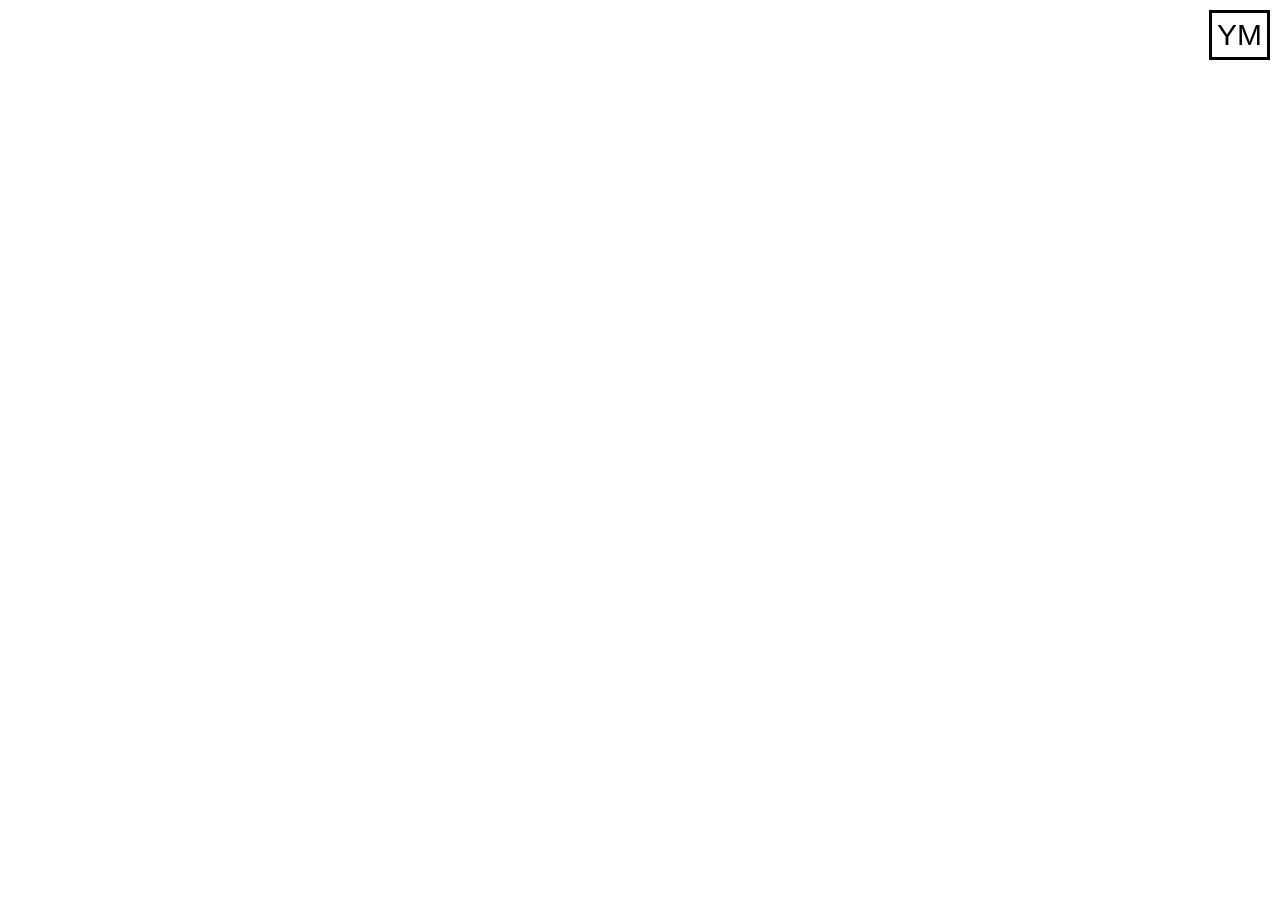
<file: js pages/index.html>
<!DOCTYPE html>
<html lang="en">
  <head>
    <meta charset="UTF-8" />
    <meta http-equiv="X-UA-Compatible" content="IE=edge" />
    <meta name="viewport" content="width=device-width, initial-scale=1.0" />
    <title>Document</title>
    <link rel="preconnect" href="https://fonts.gstatic.com" />
    <link rel="stylesheet" href="./styles.css" />
  </head>
  <body>
    <nav class="navbar">
      <ul class="navbar-links">
        <div class="main">
          <h1 class="heading">Yamkela Mathontsi</h1>
        </div>
        <div class="bottom-main">
          <p class="main-footer">Made by | ©Yamkela Mathontsi 2021</p>
        </div>
        <li class="navbar-link">
          <a href="./css pages/homeepage.css" class="navbar-anchor">Home</a>
        </li>
        <li class="navbar-link">
          <a href="/aboutpage/about.html" class="navbar-anchor">About</a>
        </li>
        <li class="navbar-link">
          <a href="/servicespage/servicespage.html" class="navbar-anchor"
            >Services</a
          >
        </li>
        <li class="navbar-link">
          <a href="/testimonial/testimonial.html" class="navbar-anchor"
            >Testimonials</a
          >
        </li>
        <li class="navbar-link">
          <a href="/portfolio page/portfolio.html" class="navbar-anchor"
            >Portfolio</a
          >
        </li>
        <li class="navbar-link">
          <a href="/Contact Me/contact me.html" class="navbar-anchor"
            >Contact</a
          >
        </li>
        <!-- footer -->
        <!-- <div class="footer">
          <div><p>© Yamkela Mathontsi 2021 | Made by Yamkela Mathontsi</p></div>
        </div> -->
      </ul>

      <button class="navbar-button" onclick="toggleNavbar()">YM</button>
    </nav>

    <script src="./java.js"></script>
  </body>
</html>
</file>
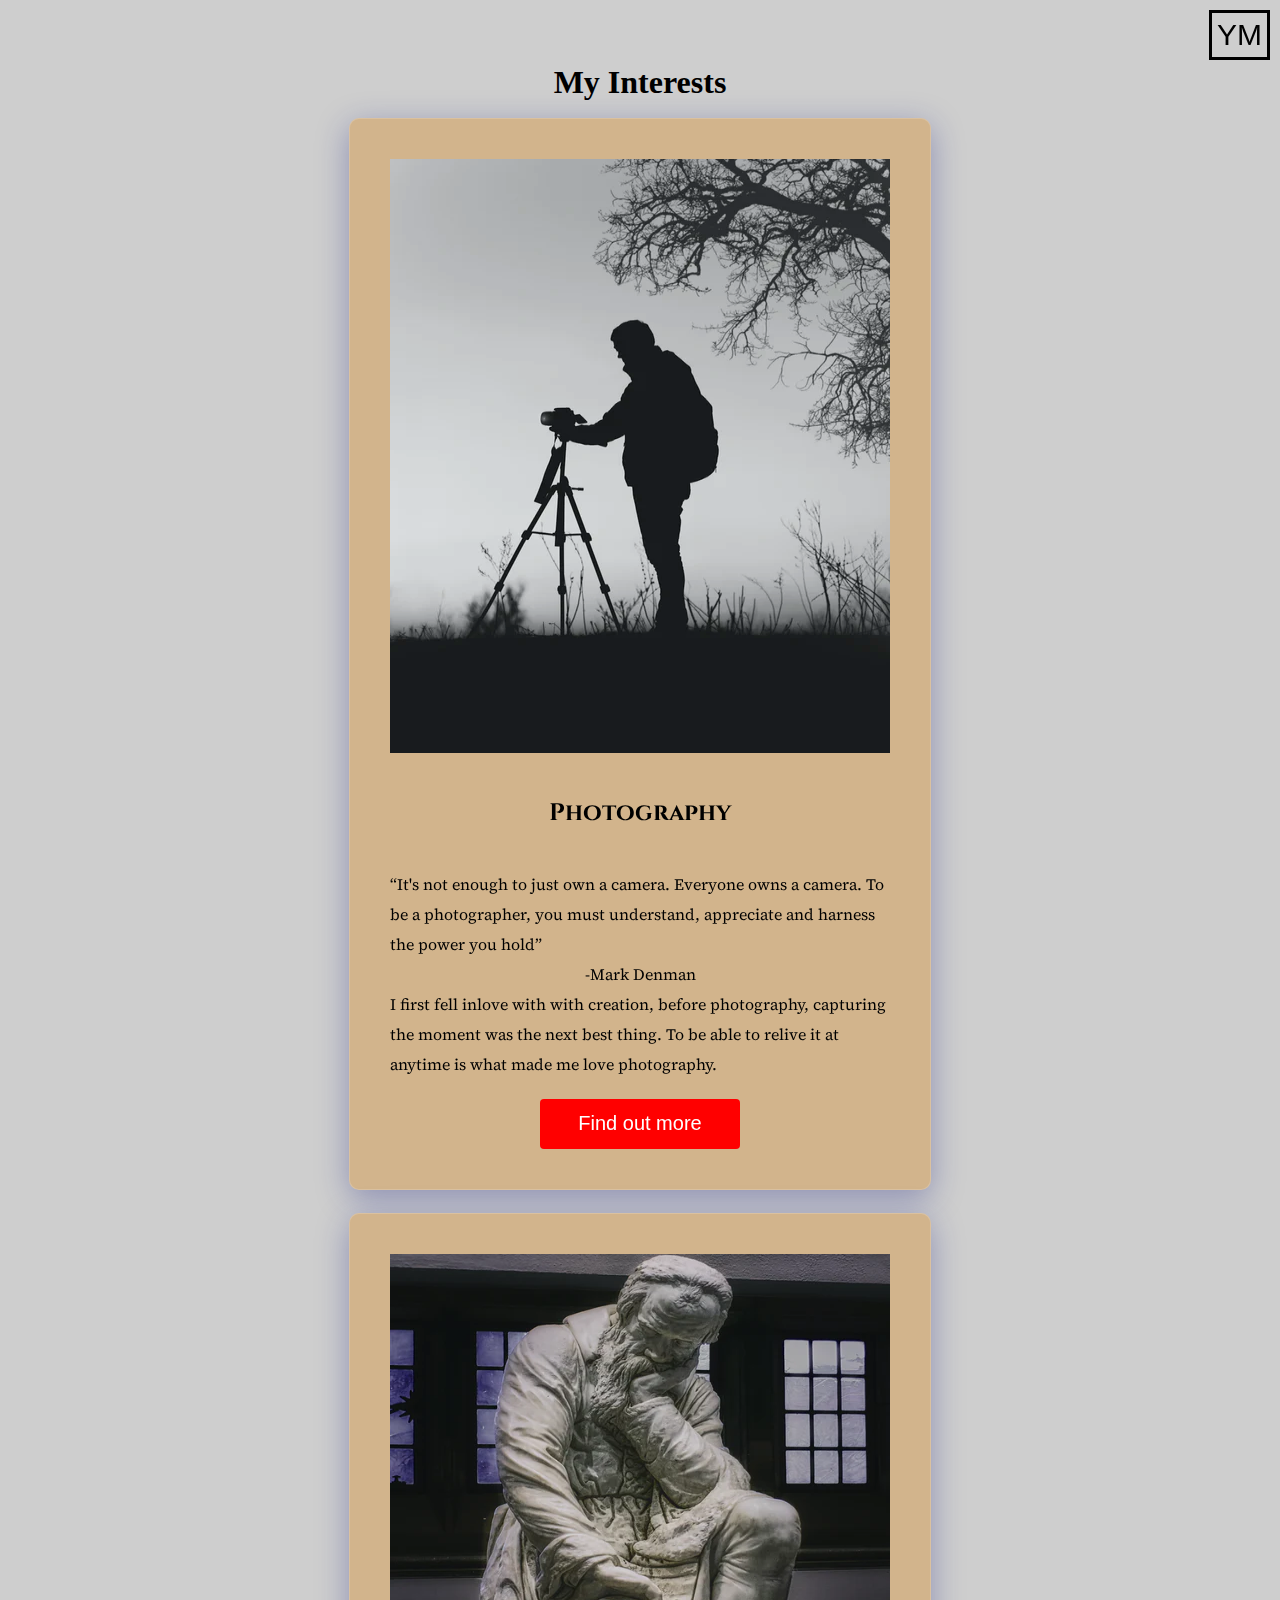
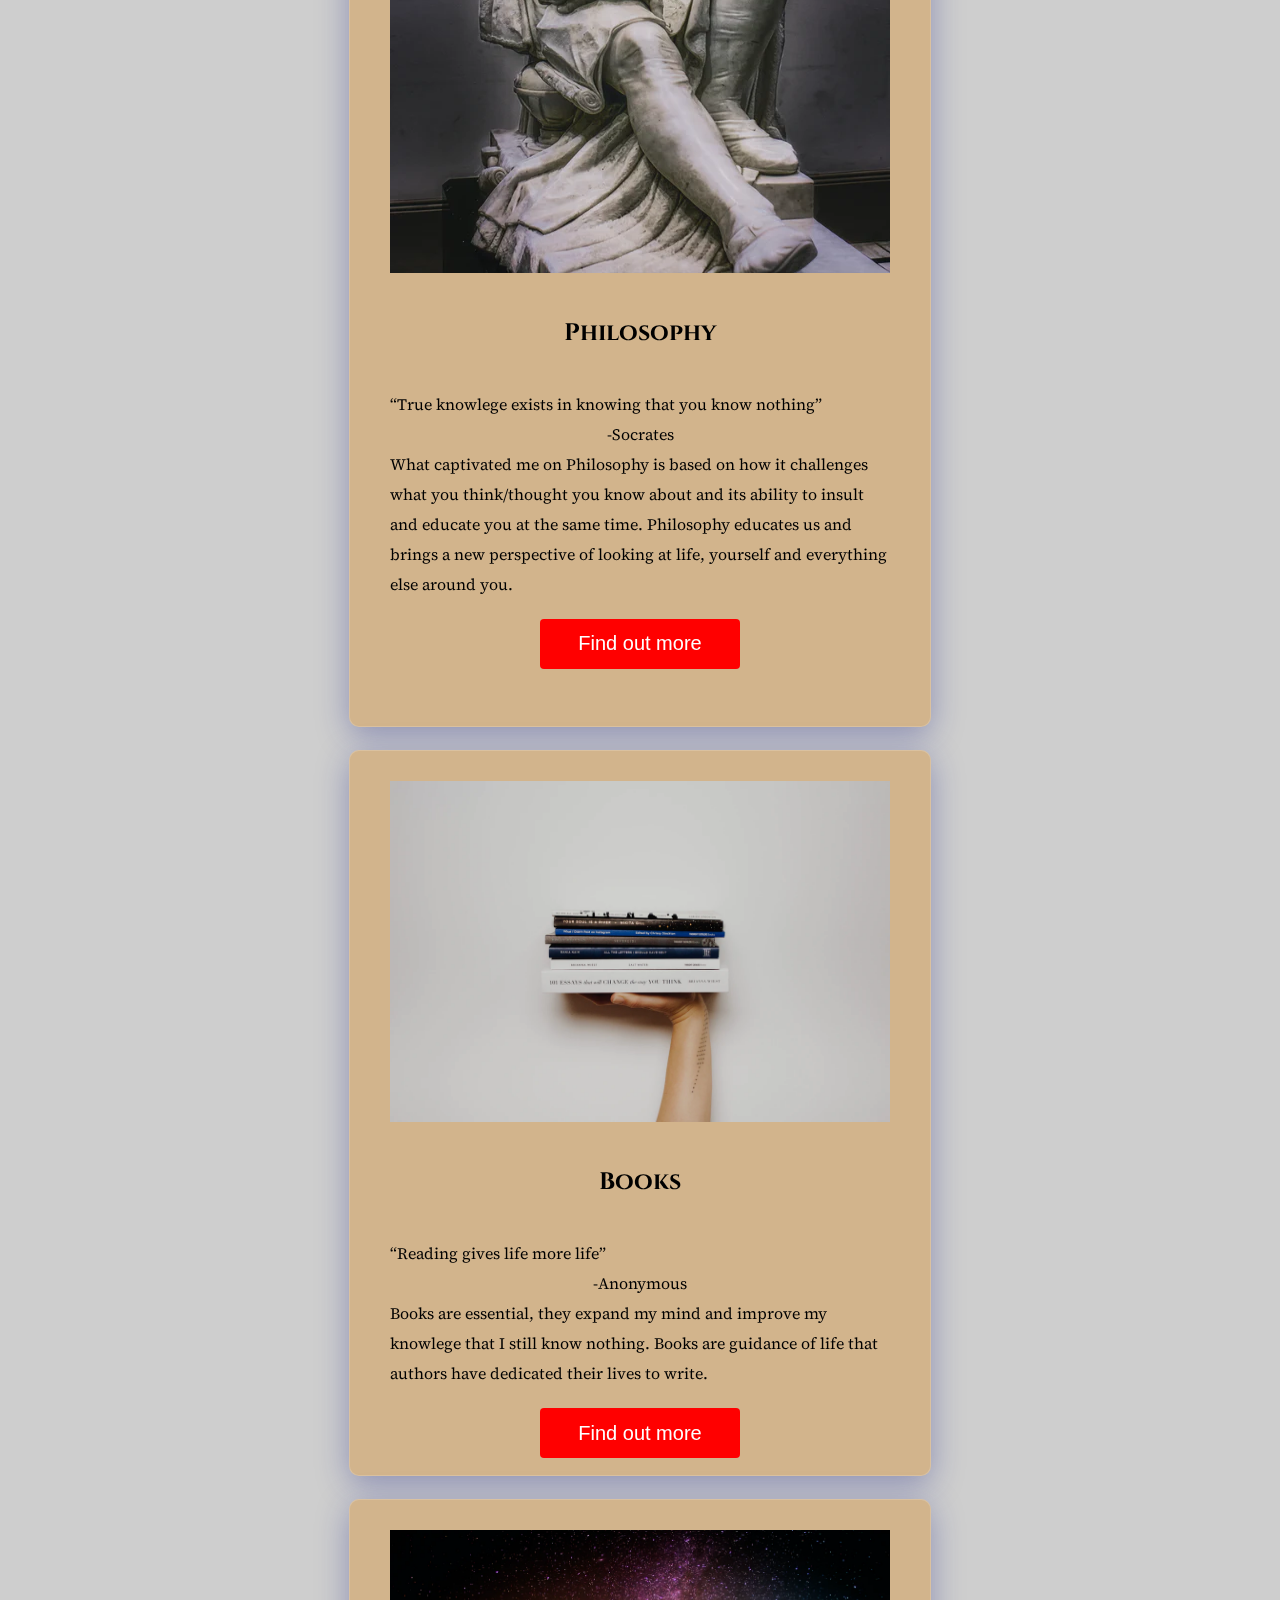
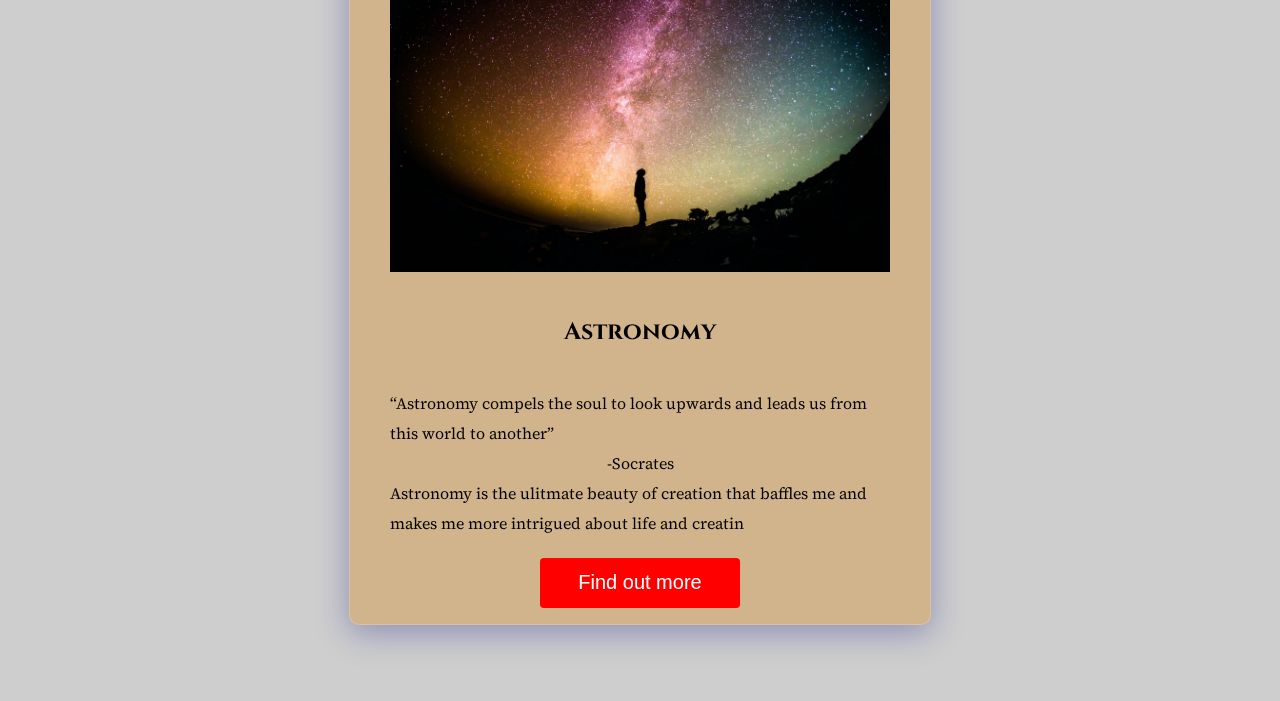
<file: interests.html>
<!-- <div class="abt-menu">
  <a class="about" href="./about.html">About</a>
</div> -->
<!DOCTYPE html>
<html lang="en">
  <head>
    <meta charset="UTF-8" />
    <meta http-equiv="X-UA-Compatible" content="IE=edge" />
    <meta name="viewport" content="width=device-width, initial-scale=1.0" />
    <title>My interests</title>
    <link rel="stylesheet" href="./css pages/styles.css" />
    <link rel="preconnect" href="https://fonts.gstatic.com">
    <link href="https://fonts.googleapis.com/css2?family=Cinzel&family=Source+Serif+Pro&display=swap" rel="stylesheet"> 
  </head>
  <body>
    <nav class="navbar">
      <ul class="navbar-links">
        <div class="main">
          <h1 class="heading">Yamkela Mathontsi</h1>
        </div>
        <div class="bottom-main">
          <p class="main-footer">Made by | ©Yamkela Mathontsi 2021</p>
        </div>
        <li class="navbar-link">
          <a href="./index.html" class="navbar-anchor">Home</a>
        </li>
        <li class="navbar-link">
          <a href="./about.html" class="navbar-anchor">About</a>
        </li>
        <li class="navbar-link">
          <a href="./servicespage.html" class="navbar-anchor"
            >Services</a
          >
        </li>
        <li class="navbar-link">
          <a href="./testimonial.html" class="navbar-anchor"
            >Testimonials</a
          >
        </li>
        <li class="navbar-link">
          <a href="./portfolio.html" class="navbar-anchor"
            >Portfolio</a
          >
        </li>
        <li class="navbar-link">
          <a href="./contact me.html" class="navbar-anchor"
            >Contact</a
          >
        </li>
        <!-- footer -->
        <!-- <div class="footer">
          <div><p>© Yamkela Mathontsi 2021 | Made by Yamkela Mathontsi</p></div>
        </div> -->
      </ul>

      <button class="navbar-button" onclick="toggleNavbar()">YM</button>
    </nav>
    <div>
      <h1 class="card-container-heading">My Interests</h1>
    </div>
    <!-- CARD CONTAINER HERE -->
    <div class="card-container">   

      <div class="cards">
        <img src="./images/interestspage/photograph2.webp" alt="" />
   
        <div class="card details">
          <h2 class="card-heading">Photography</h2>
          <div class="text">
          <q class="quo">It's not enough to just own a camera. Everyone owns a camera. To be a photographer, you must understand, appreciate and harness the power you hold</q>
          <p class="aut">-Mark Denman</p>
        <p class="exp">I first fell inlove with with creation, before photography, capturing the moment was the next best thing. To be able to relive it at anytime is what made me love photography.</p>
      </div>
    
       <div class="button">
        <a
          href=""
          target="_blank"
          class="card-button"
          >Find out more</a
        >
      </div>
      </div>
      </div>
  

      <div class="cards">
       
        <img
          class="phil"
          src="./images/interestspage/phil.webp"
          alt=""
        />
    
        <div class="card details">
          <h2 class="card-heading">Philosophy</h2>
          <div class="text">
          <q class="quo">True knowlege exists in knowing that you know nothing</q>
          <p class="aut">-Socrates</p>
          <p class="exp">What captivated me on Philosophy is based on how it challenges what you think/thought you know about and its ability to insult and educate you at the same time. Philosophy educates us and brings a new perspective of looking at life, yourself and everything else around you. </p>
        </div>
        <div class="button">

    <a
      href="https://philosophy.fsu.edu/"
      target="_blank"
      class="card-button"
      >Find out more</a
    >
    </div>
          </div>
        </div>


        <div class="cards-1">
          <img src="./images/interestspage/newbook.webp" alt="" />
     
          <div class="card details">
            <h2 class="card-heading">Books</h2>
            <div class="text">
            <q class="quo">Reading gives life more life</q>
            <p class="aut">-Anonymous</p>
          <p>Books are essential, they expand my mind and improve my knowlege that I still know nothing. Books are guidance of life that authors have dedicated their lives to write.</p>
        </div>
      
         <div class="button">
          <a
            href="https://bookauthority.org/"
            target="_blank"
            class="card-button"
            >Find out more</a
          >
        </div>
        </div>
        </div>
    
  
        <div class="cards-1">
         
          <img
            class="phil"
            src="./images/interestspage/astro.webp"
            alt=""
          />
      
          <div class="card details">
            <h2 class="card-heading">Astronomy</h2>
            <div class="text">
            <q class="quo">Astronomy compels the soul to look upwards and leads us from this world to another</q>
            <p class="aut">-Socrates</p>
            <p>Astronomy is the ulitmate beauty of creation that baffles me and makes me more intrigued about life and creatin</p>
          </div>
          <div class="button">

      <a
        href="https://www.nasa.gov/"
        target="_blank"
        class="card-button"
        >Find out more</a
      >
      </div>
            </div>
          </div>
            <!-- <div class="ft">
            <div class="main-footer">
              <section class="footer">
                      <footer>
                 <div class="copyrights">
                 <p>© Yamkela Mathontsi 2021 | Made by Yamkela Mathontsi </p></div>
            
               
            
                    <div class="git">
                    <a href="https://github.com/YamkelaMathontsi" target="_blank">
                     <i class="fab fa-github"></i>
                        </div>
            
                  <div class="insta">
                    <a href="https://www.instagram.com/yamkelamathontsi/" target="_blank">
                    <i class="fab fa-instagram"></i>
                  </div>
            
                  <div class="ld">
                    <a href="https://www.linkedin.com/in/yamkela-mathontsi-/" target="_blank">
                    <i class="fab fa-linkedin"></i>
                  </div>
            
                <div class="cp">
                  <a href="https://codepen.io/yamkelamathontsi" target="_blank">
                <i class="fab fa-codepen"></i>
                </div>
               </footer>
              </section>
              </div>         -->
    
    <script src="./js pages/java.js"></script>
  </body>
</html>
</file>
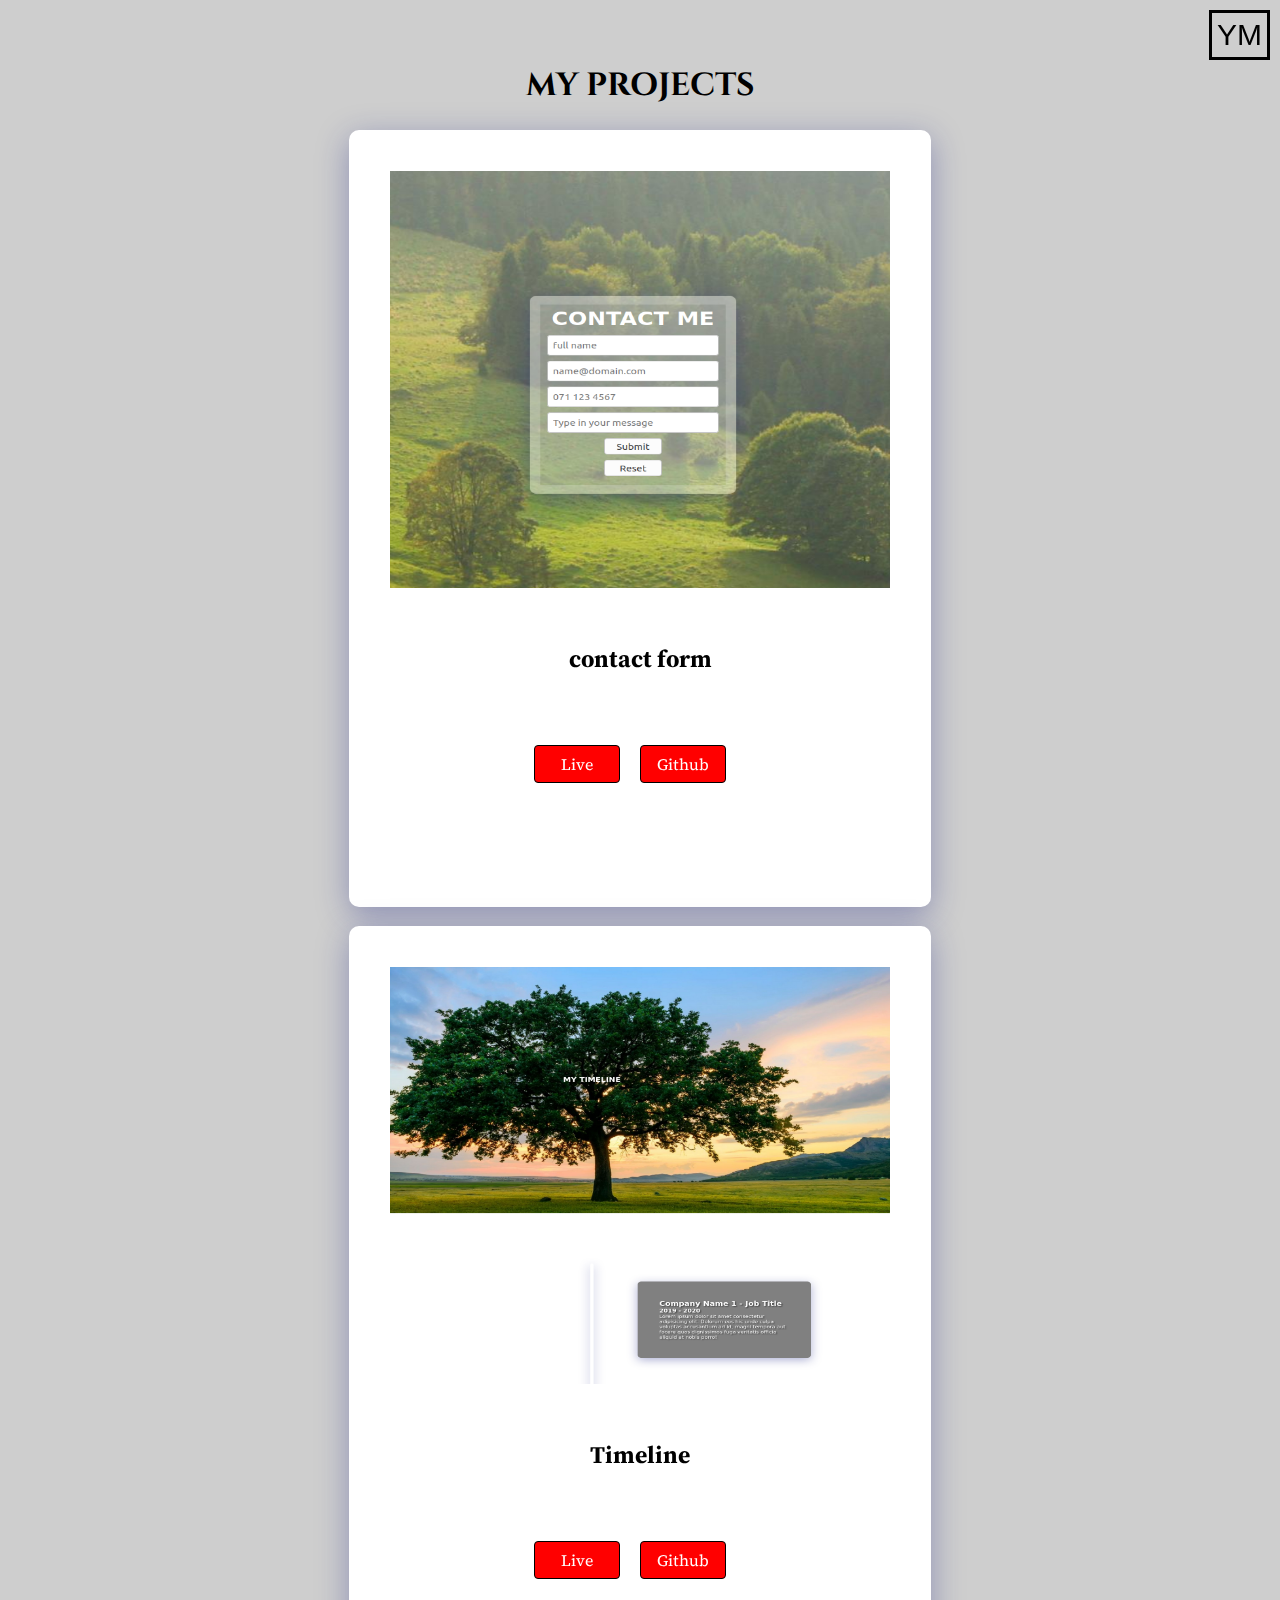
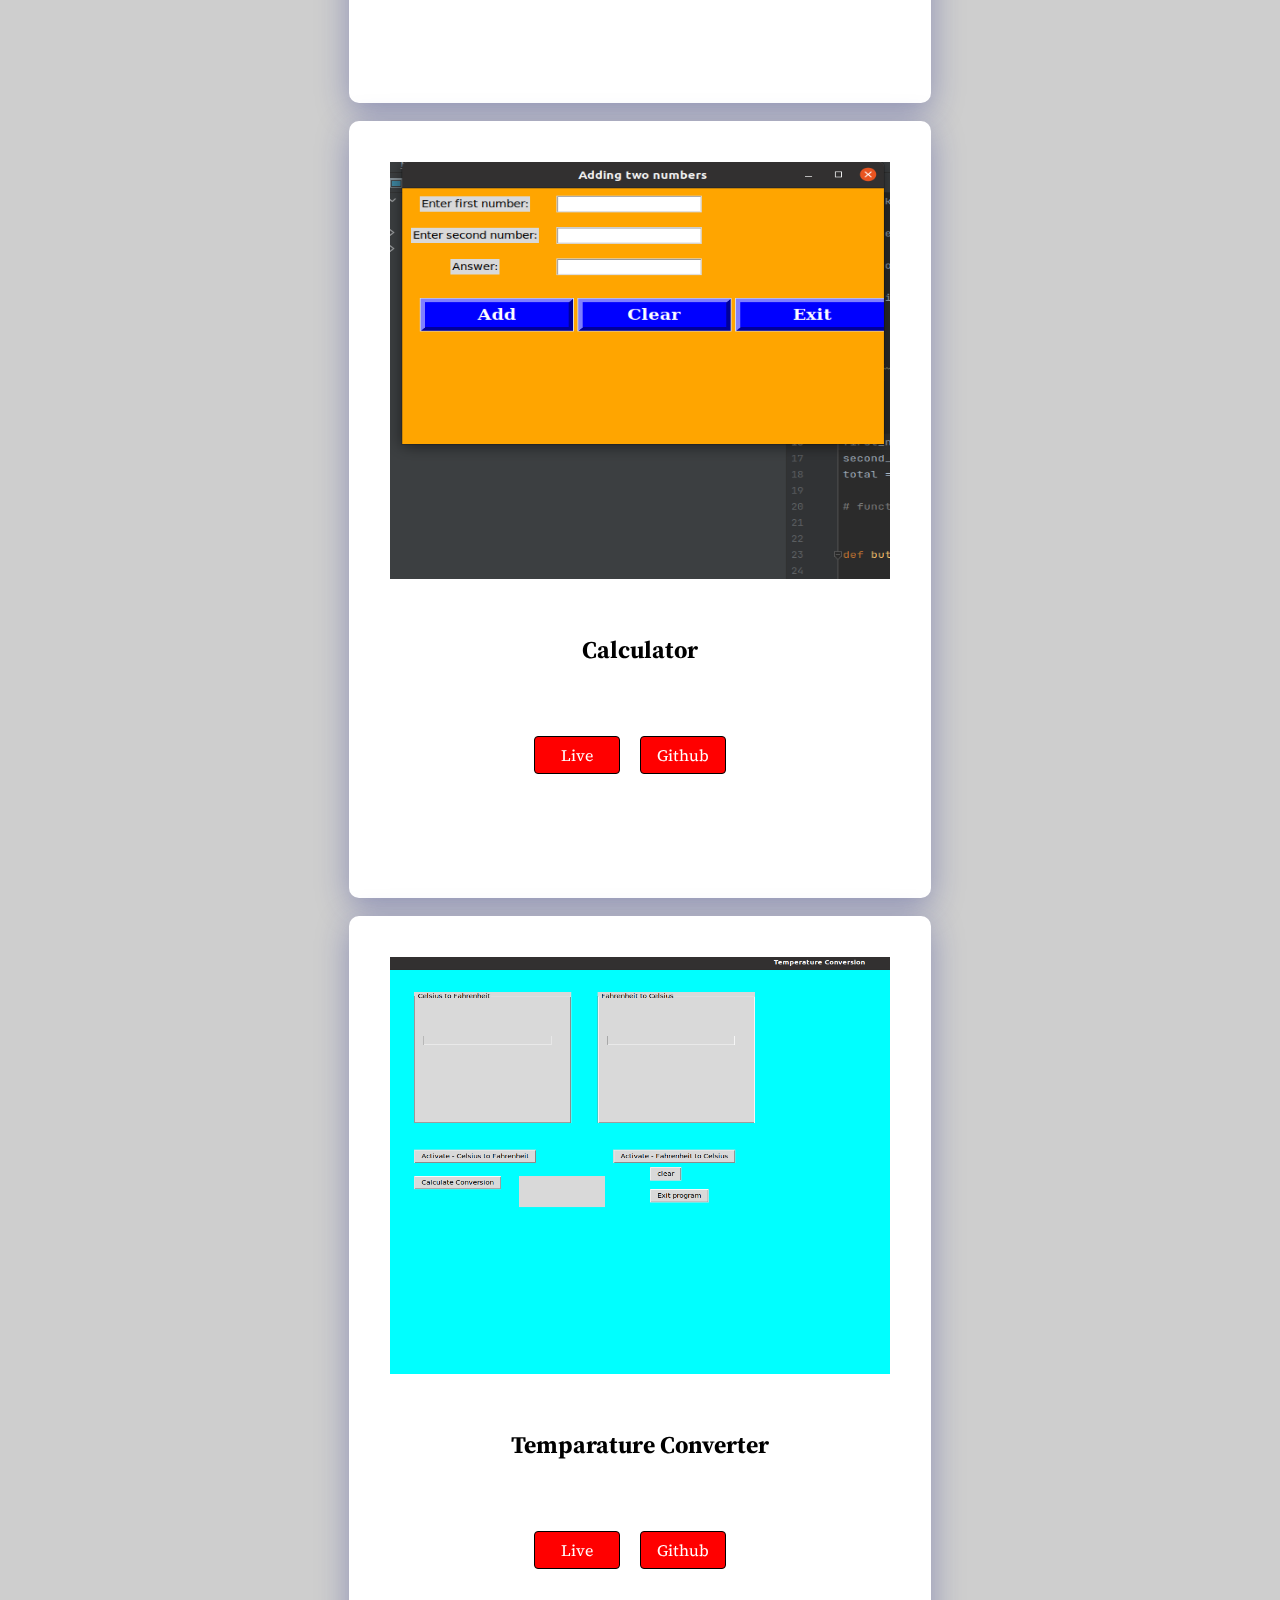
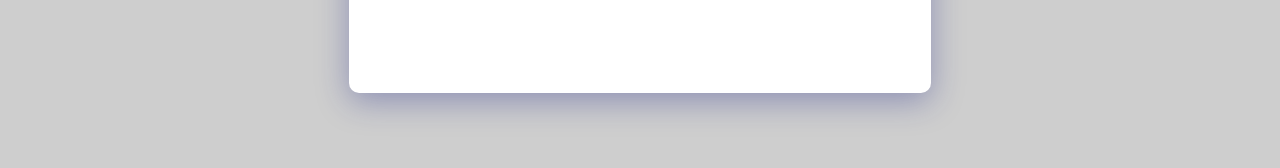
<file: portfolio.html>
<!DOCTYPE html>
<html lang="en">
  <head>
    <meta charset="UTF-8" />
    <meta http-equiv="X-UA-Compatible" content="IE=edge" />
    <meta name="viewport" content="width=device-width, initial-scale=1.0" />
    <title>My Projects</title>
    <link rel="stylesheet" href="./css pages/portfolio.css" />
    <link rel="preconnect" href="https://fonts.gstatic.com">
    <link href="https://fonts.googleapis.com/css2?family=Cinzel&family=Source+Serif+Pro&display=swap" rel="stylesheet"> 
  </head>
  <body>
    <nav class="navbar">
      <ul class="navbar-links">
        <div class="main">
          <h1 class="heading">Yamkela Mathontsi</h1>
        </div>
        <div class="bottom-main">
          <p class="main-footer">Made by | ©Yamkela Mathontsi 2021</p>
        </div>
        <li class="navbar-link">
          <a href="./index.html" class="navbar-anchor">Home</a>
        </li>
        <li class="navbar-link">
          <a href="./about.html" class="navbar-anchor">About</a>
        </li>
        <li class="navbar-link">
          <a href="./servicespage.html" class="navbar-anchor"
            >Services</a
          >
        </li>
        <li class="navbar-link">
          <a href="./testimonial.html" class="navbar-anchor"
            >Testimonials</a
          >
        </li>
        <li class="navbar-link">
          <a href="./portfolio.html" class="navbar-anchor"
            >Portfolio</a
          >
        </li>
        <li class="navbar-link">
          <a href="./contact me.html" class="navbar-anchor"
            >Contact</a
          >
        </li>
        <!-- footer -->
        <!-- <div class="footer">
          <div><p>© Yamkela Mathontsi 2021 | Made by Yamkela Mathontsi</p></div>
        </div> -->
      </ul>

      <button class="navbar-button" onclick="toggleNavbar()">YM</button>
    </nav>

    <div>
      <h1 class="card-container-heading">MY PROJECTS</h1>
    </div>
    <!-- CARD CONTAINER HERE -->
    <div class="card-container">      
      <div class="dir">
      <div class="cards">
        <img src="./images/portfolio page/Screenshot from 2021-05-13 13-06-17.png" alt="" />
   
        <div class="card details">
          <h2 class="card-heading">contact form</h2>
        
    
       <div class="card-button">
        <a
          href="https://friendly-stonebraker-27b7aa.netlify.app/"
          target="_blank"
          class="button-Live"
          >Live</a
        >
        <a
          href="https://github.com/YamkelaMathontsi/Contact-Form"
          target="_blank"
          class="button-Git"
          >Github</a
        >
      </div>
          </div>
        </div>
      </div>

      <div class="cards">
       
        <img
          class="phil"
          src="./images/portfolio page/Screenshot_2021-05-13 Yamkela's Timeline.png"
          alt=""
        />
    
        <div class="card details">
          <h2 class="card-heading">Timeline</h2>
    
        <div class="card-button">
        <a
      href="https://condescending-saha-148429.netlify.app/"
      target="_blank"
      class="button-Live"
      >Live</a
    >
    <a
      href="https://github.com/YamkelaMathontsi/Timeline"
      target="_blank"
      class="button-Git"
      >Github</a
    >
    </div>
          </div>
        </div>

        <div class="card-container">      
          <div class="dir">
          <div class="cards">
            <img src="./images/portfolio page/Screenshot from 2021-05-13 13-16-08.png" alt="" />
       
            <div class="card details">
              <h2 class="card-heading">Calculator</h2>
            
        
           <div class="card-button">
            <a
              href="https://replit.com/@YamkelaM/Tkinter-addtwonumbers#main.py"
              target="_blank"
              class="button-Live"
              >Live</a
            >
            <a
              href="https://github.com/YamkelaMathontsi/Calculator"
              target="_blank"
              class="button-Git"
              >Github</a
            >
          </div>
              </div>
            </div>
          </div>
    
          <div class="cards">
           
            <img
              class="phil"
              src="./images/portfolio page/Screenshot from 2021-05-13 13-16-52.png"
              alt=""
            />
        
            <div class="card details">
              <h2 class="card-heading">Temparature Converter</h2>
        
            <div class="card-button">
            <a
          href="https://replit.com/@YamkelaM/temp-converter#main.py"
          target="_blank"
          class="button-Live"
          >Live</a
        >
        <a
          href="https://github.com/YamkelaMathontsi/temperature-conversion/blob/main/main.py"
          target="_blank"
          class="button-Git"
          >Github</a
        >
        </div>
              </div>
            </div> 
            <!-- <div class="ft">
            <div class="main-footer">
              <section class="footer">
                      <footer>
                 <div class="copyrights">
                 <p>© Yamkela Mathontsi 2021 | Made by Yamkela Mathontsi </p></div>
            
               
            
                    <div class="git">
                    <a href="https://github.com/YamkelaMathontsi" target="_blank">
                     <i class="fab fa-github"></i>
                        </div>
            
                  <div class="insta">
                    <a href="https://www.instagram.com/yamkelamathontsi/" target="_blank">
                    <i class="fab fa-instagram"></i>
                  </div>
            
                  <div class="ld">
                    <a href="https://www.linkedin.com/in/yamkela-mathontsi-/" target="_blank">
                    <i class="fab fa-linkedin"></i>
                  </div>
            
                <div class="cp">
                  <a href="https://codepen.io/yamkelamathontsi" target="_blank">
                <i class="fab fa-codepen"></i>
                </div>
               </footer>
              </section>
              </div>         -->
    
    <script src="./js pages/java.js"></script>
  </body>
</html>
</file>
<file: js pages/styles.css>
.navbar-links {
  display: flex;
  list-style-type: none;
  flex-direction: column;
  background: white;
  /* background-image: url(./history.jpg); */
  background-size: cover;
  background-attachment: fixed;
  position: fixed;
  top: -100%;
  left: -100%;
  width: 100vw;
  height: 100vh;
  justify-content: center;
  align-items: center;
  text-transform: uppercase;
  gap: 20px;
  font-family: sans-serif;
  transition: all 0.3s linear;
}

.navbar-links.active {
  top: 0;
  left: 0;
}

.navbar-button {
  position: fixed;
  top: 0;
  right: 0;
  z-index: 100;
  font-size: 30px;
  background: none;
  border: none;
  outline: none;
  padding: 10px;
  color: aqua;
}

.navbar-link {
  margin: 10px;
}

.navbar-button {
  border: solid 3px;
  margin: 10px;
  padding: 5px;
  color: black;
  text-decoration: none;
}

.navbar-anchor {
  border: solid 3px;
  margin: 10px;
  padding: 10px;
  text-decoration: none;
  color: #333;
  cursor: grab;
}
.navbar-link {
  margin: 10px;
  cursor: grab;
}

/* .navbar-anchor:hover {
  cursor: pointer;
} */

.heading {
  font-size: 10px;
  position: absolute;
  left: 50px;
  top: 0;
  letter-spacing: 10px;
}

.main-footer {
  font-size: 10px;
  position: absolute;
  bottom: 1;
  top: 90vh;
  letter-spacing: 10px;
  display: flex;
  align-items: center;
  justify-content: center;
  margin-left: -250px;
}

.main {
}
/* footer */
.footer {
  background-color: #1f1f1f;
  color: white;
}

.git {
  font-size: 2rem;
  margin-bottom: 20px;
  padding: 20px;
}
.ld {
  font-size: 2rem;
  margin-bottom: 20px;
  padding: 20px;
}
.insta {
  font-size: 2rem;
  margin-bottom: 20px;
  padding: 20px;
  color: white;
}

.cp {
  font-size: 2rem;
  margin-bottom: 20px;
  padding: 20px;
  color: white;
}
.ft {
  display: flex;
  justify-content: center;
  flex-direction: row;
}

/* .ft:hover {
  background-color: white;
} */
.copyrights {
  display: flex;
  justify-content: center;
  padding-top: 40px;
}

/* header.showNav nav {
  position: relative;
  z-index: 99;
  opacity: 1;
  display: block;
  overflow: auto;
  overflow-x: hidden;
  -webkit-animation: fadeNav 0.5s;
  -moz-animation: fadeNav 0.5s;
  -o-animation: fadeNav 0.5s;
  animation: fadeNav 0.5s;
} */

/* @media only screen and (max-width: 1280px) 
.main {
  z-index: 100;
}

@media only screen and (max-width: 1280px)
header > nav > ul {
    padding: 170px 0;
    transform: none;
    height: auto;
}

@media only screen and (max-width: 1280px)
header > nav > ul, header > nav > ul > li:not(.mega-menu) ul, header > nav > ul > li:not(.mega-menu) ul ul, header > nav > ul > li.mega-menu > ul, header > nav > ul > li.mega-menu.two-columns > ul, header > nav > ul > li.mega-menu.three-columns > ul, header > nav > ul > li.mega-menu.four-columns > ul {
    position: relative;
    display: block;
    width: 100%;
    top: 0;
    left: 0;
    visibility: visible;
    opacity: 1;
    padding: 0;
    margin: 0;
    z-index: auto;
    text-align: center;
    box-shadow: none;
    background-color: transparent;
    -webkit-transform: none;
    -moz-transform: none;
    transform: none;
} */
</file>
<file: css pages/styles.css>
* {
  padding: 0;
  margin: 0;
}

body {
  /* background-image: url(./projects.webp); */
  background-size: cover;
  background-attachment: fixed;
  background-position: center;
  min-height: 100vh;
  font-family: sans-serif;
  color: black;
  display: flex;
  flex-direction: column;
  justify-content: center;
  align-items: center;
  padding: 5%;
  background-color: #cecece;
}

.navbar-links {
  display: flex;
  list-style-type: none;
  flex-direction: column;
  background: white;
  /* background-image: url(./history.jpg); */
  background-size: cover;
  background-attachment: fixed;
  position: fixed;
  top: -100%;
  left: -100%;
  width: 100vw;
  height: 100vh;
  justify-content: center;
  align-items: center;
  text-transform: uppercase;
  gap: 20px;
  font-family: sans-serif;
  transition: all 0.3s linear;
}

.navbar-links.active {
  top: 0;
  left: 0;
}

.navbar-button {
  position: fixed;
  top: 0;
  right: 0;
  z-index: 100;
  font-size: 30px;
  background: none;
  border: none;
  outline: none;
  padding: 10px;
  color: aqua;
}

.navbar-link {
  margin: 10px;
}

.navbar-button {
  border: solid 3px;
  margin: 10px;
  padding: 5px;
  color: black;
  text-decoration: none;
}

.navbar-anchor {
  border: solid 3px;
  margin: 10px;
  padding: 10px;
  text-decoration: none;
  color: #333;
  cursor: grab;
}
.navbar-link {
  margin: 10px;
  cursor: grab;
}

/* .navbar-anchor:hover {
  cursor: pointer;
} */

.heading {
  font-size: 10px;
  position: absolute;
  left: 50px;
  top: 0;
  letter-spacing: 10px;
  margin-top: 20px;
}

.main-footer {
  font-size: 10px;
  position: absolute;
  bottom: 1;
  top: 90vh;
  letter-spacing: 10px;
  display: flex;
  align-items: center;
  justify-content: center;
  margin-left: -250px;
}
.card-container-heading {
  display: flex;
  justify-content: center;
  font-family: serif;
  margin-bottom: 5px;
}

.card-container {
  display: flex;
  justify-content: center;
  flex-wrap: wrap;
}
.card-heading {
  padding: 30px;
  margin: 10px;
}

.cards {
  background-color: tan;
  box-shadow: 0 8px 32px 0 rgba(31, 38, 135, 0.37);
  backdrop-filter: blur(4px);
  -webkit-backdrop-filter: blur(4px);
  border-radius: 10px;
  border: 1px solid rgba(255, 255, 255, 0.18);
  margin: 1%;
  padding: 40px;
  width: 30%;
  min-width: 500px;
  color: white;
}

.cards-1 {
  background-color: tan;
  box-shadow: 0 8px 32px 0 rgba(31, 38, 135, 0.37);
  backdrop-filter: blur(4px);
  -webkit-backdrop-filter: blur(4px);
  border-radius: 10px;
  border: 1px solid rgba(255, 255, 255, 0.18);
  margin: 1%;
  padding: 30px 40px 125px 40px;
  width: 30%;
  min-width: 500px;
  color: white;
}

.cards-main {
  background-color: tan;
  box-shadow: 0 8px 32px 0 rgba(31, 38, 135, 0.37);
  backdrop-filter: blur(4px);
  -webkit-backdrop-filter: blur(4px);
  border-radius: 10px;
  border: 1px solid rgba(255, 255, 255, 0.18);
  margin: 1%;
  padding: 40px;
  width: 30%;
  min-width: 10px;
  color: white;
}

.dir {
  display: flex;
  justify-content: center;
  flex-direction: row;
}

.card-heading {
  display: flex;
  justify-content: center;
  font-family: "Cinzel", serif;
  color: black;
}
.subtitle {
  display: flex;
  justify-content: center;
}

.text {
  font-family: "Source Serif Pro", serif;
  line-height: 30px;
  color: black;
}

.aut {
  display: flex;
  justify-content: center;
}

.exp {
  line-height: 30px;
  color: black;
}

.quo {
  line-height: 30px;
  color: black;
}

/* .button-Live:hover {
  background-color: gold;
}

.button-Git:hover {
  background-color: gold;
} */

img {
  width: 100%;
  height: 60%;
}
.card-button {
  text-decoration: none;
  border: 1px solid black;
  width: 200px;
  height: 50px;
  border: none;
  color: white;
  background-color: red;
  border-radius: 4px;
  box-shadow: inset 0 0 0 0 #f0e509;
  /* cursor: pointer; */
  transition: ease-out 0.3s;
  font-size: 20px;
  margin-top: 10px;
  display: flex;
  align-items: center;
  justify-content: center;
}

.card-button:hover {
  box-shadow: inset 0 50px 0 0 #f0e509;
  cursor: pointer;
  color: black;
}

.button {
  margin-top: 10px;
  display: flex;
  justify-content: center;
  margin-bottom: -100px;
}

/* footer */

.footer {
  background-color: #1f1f1f;
  color: white;
}

.git {
  font-size: 2rem;
  margin-bottom: 20px;
  padding: 20px;
}
.ld {
  font-size: 2rem;
  margin-bottom: 20px;
  padding: 20px;
}
.insta {
  font-size: 2rem;
  margin-bottom: 20px;
  padding: 20px;
  color: white;
}

.cp {
  font-size: 2rem;
  margin-bottom: 20px;
  padding: 20px;
  color: white;
}
.ft {
  display: flex;
  justify-content: center;
  flex-direction: row;
}

/* .ft:hover {
  background-color: white;
} */
.copyrights {
  display: flex;
  justify-content: center;
  padding-top: 40px;
}
@keyframes slidein {
  from {
    margin-left: 100%;
    width: 300%;
  }
}
</file>
<file: css pages/portfolio.css>
* {
  padding: 0;
  margin: 0;
}

body {
  /* background-image: url(./projects.webp); */
  background-size: cover;
  background-attachment: fixed;
  background-position: center;
  min-height: 100vh;
  font-family: sans-serif;
  color: black;
  display: flex;
  flex-direction: column;
  justify-content: center;
  align-items: center;
  padding: 5%;
  background-color: #cecece;
}

.navbar-links {
  display: flex;
  list-style-type: none;
  flex-direction: column;
  background: white;
  /* background-image: url(./history.jpg); */
  background-size: cover;
  background-attachment: fixed;
  position: fixed;
  top: -100%;
  left: -100%;
  width: 100vw;
  height: 100vh;
  justify-content: center;
  align-items: center;
  text-transform: uppercase;
  gap: 20px;
  font-family: sans-serif;
  transition: all 0.3s linear;
}

.navbar-links.active {
  top: 0;
  left: 0;
}

.navbar-button {
  position: fixed;
  top: 0;
  right: 0;
  z-index: 100;
  font-size: 30px;
  background: none;
  border: none;
  outline: none;
  padding: 10px;
  color: aqua;
}

.navbar-link {
  margin: 10px;
}

.navbar-button {
  border: solid 3px;
  margin: 10px;
  padding: 5px;
  color: black;
  text-decoration: none;
}

.navbar-anchor {
  border: solid 3px;
  margin: 10px;
  padding: 10px;
  text-decoration: none;
  color: #333;
  cursor: grab;
}
.navbar-link {
  margin: 10px;
  cursor: grab;
}

/* .navbar-anchor:hover {
  cursor: pointer;
} */

.heading {
  font-size: 10px;
  position: absolute;
  left: 50px;
  top: 0;
  letter-spacing: 10px;
  margin-top: 20px;
}

.main-footer {
  font-size: 10px;
  position: absolute;
  bottom: 1;
  top: 90vh;
  letter-spacing: 10px;
  display: flex;
  align-items: center;
  justify-content: center;
  margin-left: -250px;
}

.card-container-heading {
  display: flex;
  justify-content: center;
  font-family: "Cinzel", serif;
  margin-bottom: 15px;
}

.card-container {
  display: flex;
  justify-content: center;
  flex-wrap: wrap;
}
.card-heading {
  padding: 30px;
  margin: 20px;
  font-family: "Source Serif Pro", serif;
}

.cards {
  background-color: white;
  box-shadow: 0 8px 32px 0 rgba(31, 38, 135, 0.37);
  backdrop-filter: blur(4px);
  -webkit-backdrop-filter: blur(4px);
  border-radius: 10px;
  border: 1px solid rgba(255, 255, 255, 0.18);
  margin: 1%;
  padding: 40px;
  width: 30%;
  min-width: 500px;
  color: black;
}
.cards-main {
  background-color: black;
  box-shadow: 0 8px 32px 0 rgba(31, 38, 135, 0.37);
  backdrop-filter: blur(4px);
  -webkit-backdrop-filter: blur(4px);
  border-radius: 10px;
  border: 1px solid rgba(255, 255, 255, 0.18);
  margin: 1%;
  padding: 40px;
  width: 30%;
  min-width: 10px;
  color: black;
}

.card-button {
  display: flex;
  justify-content: center;
}

.card-3 {
  background: rgba(122, 165, 193, 0.25);
  box-shadow: 0 8px 32px 0 rgba(31, 38, 135, 0.37);
  backdrop-filter: blur(4px);
  -webkit-backdrop-filter: blur(4px);
  border-radius: 10px;
  border: 1px solid rgba(255, 255, 255, 0.18);
  margin: 1%;
  padding: 40px;
  width: 30%;
  min-width: 300px;
  margin-bottom: 0px;
  height: 700px;
}

.dir {
  display: flex;
  justify-content: center;
  flex-direction: row;
}

.card-heading {
  display: flex;
  justify-content: center;
}
.subtitle {
  display: flex;
  justify-content: center;
}

.button-Live:hover {
  background-color: gold;
  box-shadow: inset 0 50px 0 0 #f0e509;
  cursor: pointer;
  color: black;
}

.button-Git:hover {
  background-color: gold;
  box-shadow: inset 0 50px 0 0 #f0e509;
  cursor: pointer;
  color: black;
}

.button-Live {
  border-radius: 10px;
  border: 1px solid black;
  padding: 7px;
  margin-right: 20px;
  margin-top: 20px;
  width: 70px;
  color: black;
  background-color: white;
  display: flex;
  justify-content: center;
  text-decoration: none;
  color: white;
  background-color: red;
  border-radius: 4px;
  box-shadow: inset 0 0 0 0 #f0e509;
  /* cursor: pointer; */
  transition: ease-out 0.3s;
  font-family: "Source Serif Pro", serif;
}

.button-Git {
  border-radius: 10px;
  border: 1px solid black;
  padding: 7px;
  margin-right: 20px;
  margin-top: 20px;
  width: 70px;
  color: black;
  background-color: white;
  display: flex;
  justify-content: center;
  text-decoration: none;
  color: white;
  background-color: red;
  border-radius: 4px;
  box-shadow: inset 0 0 0 0 #f0e509;
  /* cursor: pointer; */
  transition: ease-out 0.3s;
  font-family: "Source Serif Pro", serif;
}

img {
  width: 100%;
  height: 60%;
}

/* footer */

.footer {
  background-color: #1f1f1f;
  color: white;
}

.git {
  font-size: 2rem;
  margin-bottom: 20px;
  padding: 20px;
}
.ld {
  font-size: 2rem;
  margin-bottom: 20px;
  padding: 20px;
}
.insta {
  font-size: 2rem;
  margin-bottom: 20px;
  padding: 20px;
  color: white;
}

.cp {
  font-size: 2rem;
  margin-bottom: 20px;
  padding: 20px;
  color: white;
}
.ft {
  display: flex;
  justify-content: center;
  flex-direction: row;
}

/* .ft:hover {
  background-color: white;
} */
.copyrights {
  display: flex;
  justify-content: center;
  padding-top: 40px;
}
@keyframes slidein {
  from {
    margin-left: 100%;
    width: 300%;
  }
}
</file>
